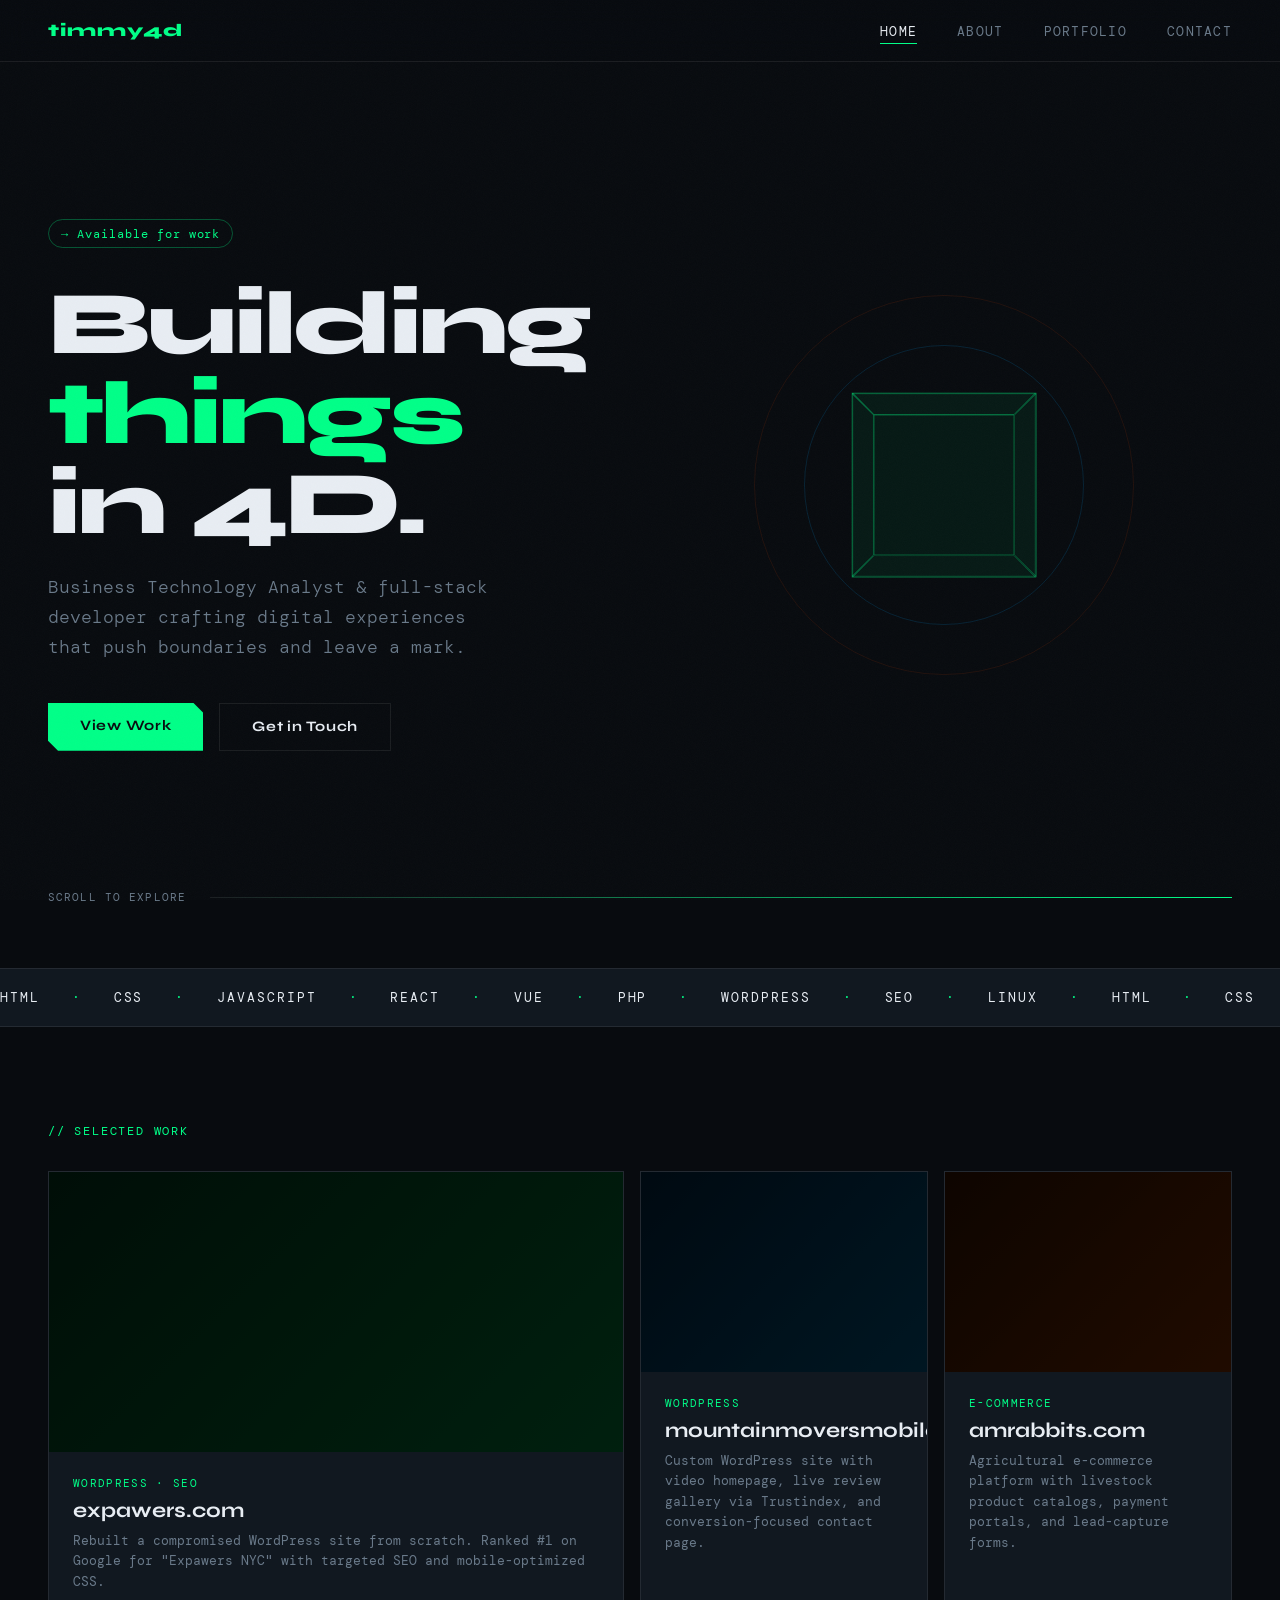
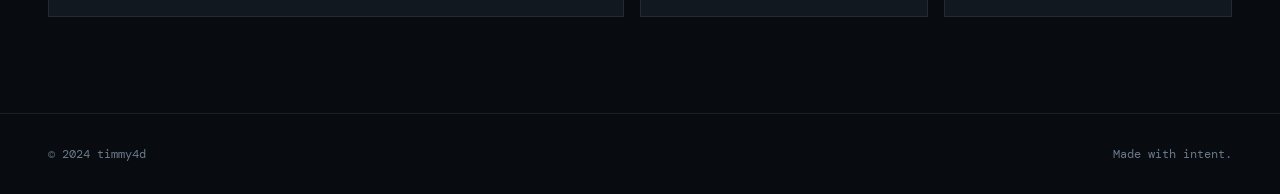
<file: index.html>
<!DOCTYPE html>
<html lang="en">
<head>
  <meta charset="UTF-8" />
  <meta name="viewport" content="width=device-width, initial-scale=1.0" />
  <title>timmy4d — Home</title>
  <link rel="preconnect" href="https://fonts.googleapis.com" />
  <link href="https://fonts.googleapis.com/css2?family=Syne:wght@400;700;800&family=DM+Mono:ital,wght@0,300;0,400;1,300&display=swap" rel="stylesheet" />
  <link rel="stylesheet" href="style.css" />
</head>
<body>
  <div class="noise"></div>

  <nav>
    <a href="index.html" class="nav-logo">timmy4d</a>
    <ul>
      <li><a href="index.html" class="active">Home</a></li>
      <li><a href="about.html">About</a></li>
      <li><a href="portfolio.html">Portfolio</a></li>
      <li><a href="contact.html">Contact</a></li>
    </ul>
  </nav>

  <main class="hero-page">
    <div class="hero-grid">
      <div class="hero-text">
        <span class="tag mono">→ Available for work</span>
        <h1>
          <span class="line">Building</span>
          <span class="line accent">things</span>
          <span class="line">in 4D.</span>
        </h1>
        <p class="hero-sub">Business Technology Analyst & full-stack developer crafting digital experiences that push boundaries and leave a mark.</p>
        <div class="hero-cta">
          <a href="portfolio.html" class="btn-primary">View Work</a>
          <a href="contact.html" class="btn-ghost">Get in Touch</a>
        </div>
      </div>
      <div class="hero-deco">
        <div class="cube-wrap">
          <div class="cube">
            <div class="face front"></div>
            <div class="face back"></div>
            <div class="face left"></div>
            <div class="face right"></div>
            <div class="face top"></div>
            <div class="face bottom"></div>
          </div>
        </div>
        <div class="orbit orbit-1"></div>
        <div class="orbit orbit-2"></div>
      </div>
    </div>

    <div class="scroll-bar">
      <span class="mono">scroll to explore</span>
      <div class="line-anim"></div>
    </div>

    <section class="marquee-section">
      <div class="marquee">
        <div class="marquee-track">
          <span>HTML</span><span>·</span><span>CSS</span><span>·</span><span>JavaScript</span><span>·</span>
          <span>React</span><span>·</span><span>Vue</span><span>·</span><span>PHP</span><span>·</span>
          <span>WordPress</span><span>·</span><span>SEO</span><span>·</span><span>Linux</span><span>·</span>
          <span>HTML</span><span>·</span><span>CSS</span><span>·</span><span>JavaScript</span><span>·</span>
          <span>React</span><span>·</span><span>Vue</span><span>·</span><span>PHP</span><span>·</span>
          <span>WordPress</span><span>·</span><span>SEO</span><span>·</span><span>Linux</span><span>·</span>
        </div>
      </div>
    </section>

    <section class="featured">
      <div class="section-label mono">// Selected Work</div>
      <div class="cards">
        <a href="portfolio.html" class="card card--large">
          <div class="card-img" style="background:linear-gradient(135deg,#001a0d,#003d1a)"></div>
          <div class="card-body">
            <span class="card-tag mono">WordPress · SEO</span>
            <h3>expawers.com</h3>
            <p>Rebuilt a compromised WordPress site from scratch. Ranked #1 on Google for "Expawers NYC" with targeted SEO and mobile-optimized CSS.</p>
          </div>
        </a>
        <a href="portfolio.html" class="card">
          <div class="card-img" style="background:linear-gradient(135deg,#001220,#002a40)"></div>
          <div class="card-body">
            <span class="card-tag mono">WordPress</span>
            <h3>mountainmoversmobilehomes.com</h3>
            <p>Custom WordPress site with video homepage, live review gallery via Trustindex, and conversion-focused contact page.</p>
          </div>
        </a>
        <a href="portfolio.html" class="card">
          <div class="card-img" style="background:linear-gradient(135deg,#1a0800,#3d1500)"></div>
          <div class="card-body">
            <span class="card-tag mono">E-Commerce</span>
            <h3>amrabbits.com</h3>
            <p>Agricultural e-commerce platform with livestock product catalogs, payment portals, and lead-capture forms.</p>
          </div>
        </a>
      </div>
    </section>
  </main>

  <footer>
    <span class="mono">© 2024 timmy4d</span>
    <span class="mono">Made with intent.</span>
  </footer>
</body>
</html>
</file>
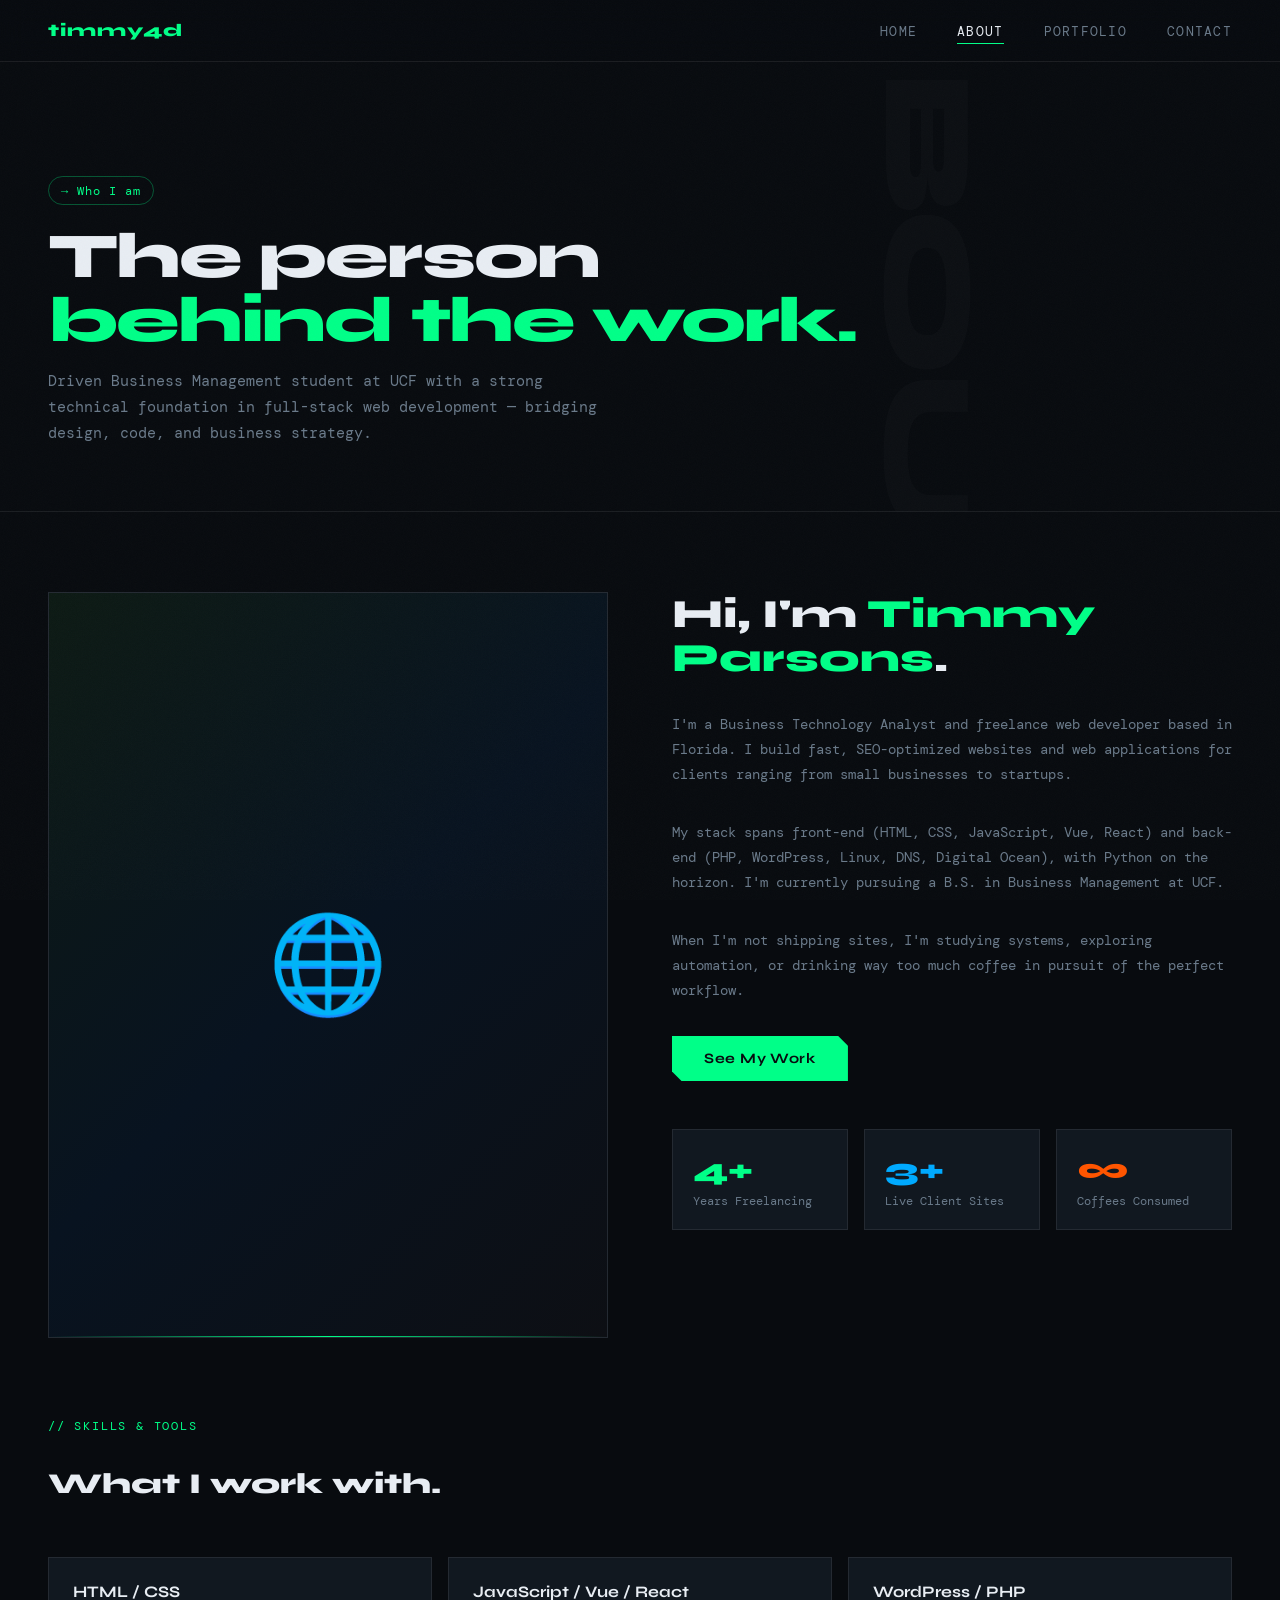
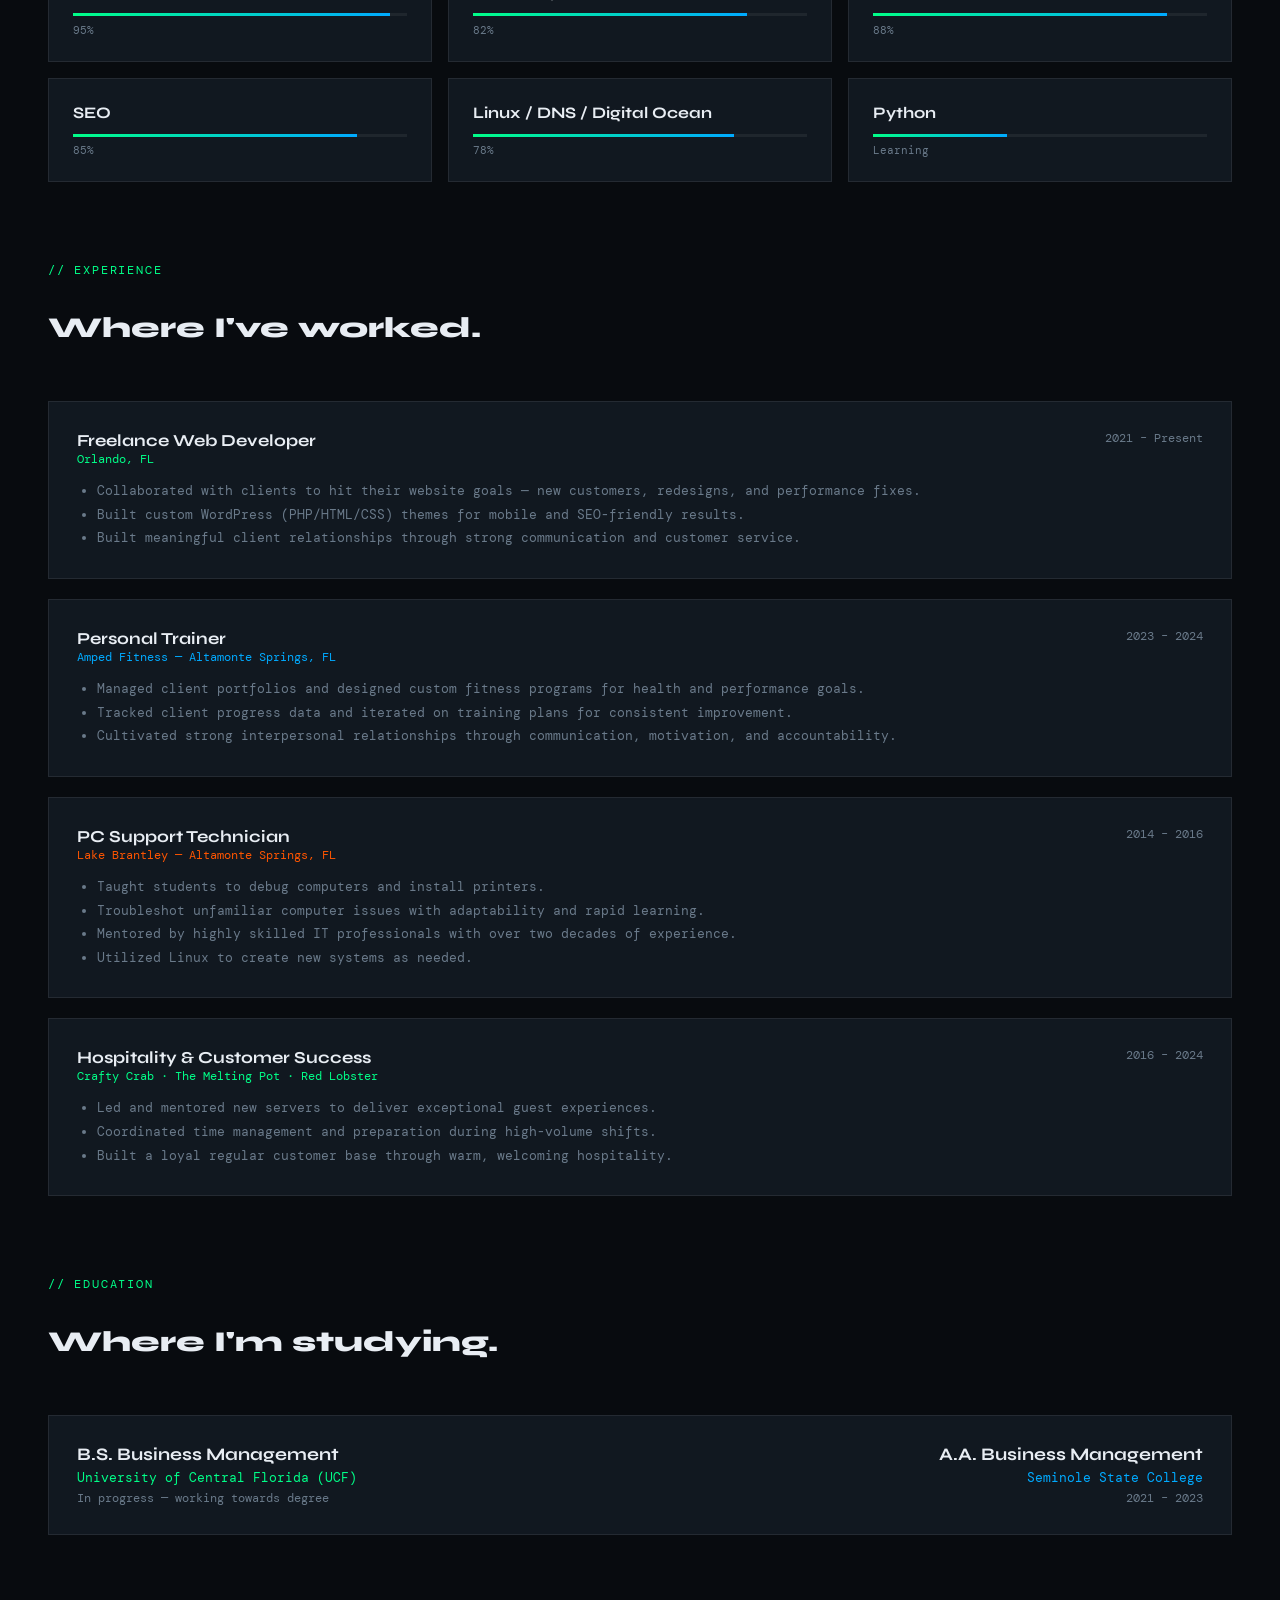
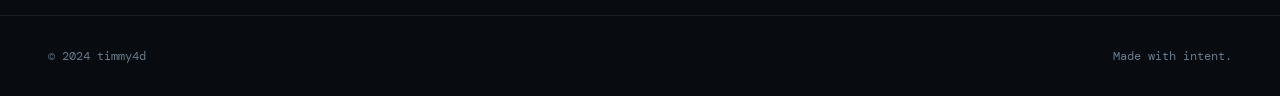
<file: about.html>
<!DOCTYPE html>
<html lang="en">
<head>
  <meta charset="UTF-8" />
  <meta name="viewport" content="width=device-width, initial-scale=1.0" />
  <title>timmy4d — About</title>
  <link rel="preconnect" href="https://fonts.googleapis.com" />
  <link href="https://fonts.googleapis.com/css2?family=Syne:wght@400;700;800&family=DM+Mono:ital,wght@0,300;0,400;1,300&display=swap" rel="stylesheet" />
  <link rel="stylesheet" href="style.css" />
</head>
<body>
  <div class="noise"></div>

  <nav>
    <a href="index.html" class="nav-logo">timmy4d</a>
    <ul>
      <li><a href="index.html">Home</a></li>
      <li><a href="about.html" class="active">About</a></li>
      <li><a href="portfolio.html">Portfolio</a></li>
      <li><a href="contact.html">Contact</a></li>
    </ul>
  </nav>

  <main>
    <div class="page-hero" data-label="ABOUT">
      <span class="tag mono">→ Who I am</span>
      <h1>The person<br/><span class="accent">behind the work.</span></h1>
      <p>Driven Business Management student at UCF with a strong technical foundation in full-stack web development — bridging design, code, and business strategy.</p>
    </div>

    <div class="about-grid">
      <div class="about-img">
        <div class="about-img-inner">🌐</div>
      </div>
      <div class="about-content">
        <h2>Hi, I'm <span class="accent">Timmy Parsons</span>.</h2>
        <p>I'm a Business Technology Analyst and freelance web developer based in Florida. I build fast, SEO-optimized websites and web applications for clients ranging from small businesses to startups.</p>
        <p>My stack spans front-end (HTML, CSS, JavaScript, Vue, React) and back-end (PHP, WordPress, Linux, DNS, Digital Ocean), with Python on the horizon. I'm currently pursuing a B.S. in Business Management at UCF.</p>
        <p>When I'm not shipping sites, I'm studying systems, exploring automation, or drinking way too much coffee in pursuit of the perfect workflow.</p>
        <div>
          <a href="portfolio.html" class="btn-primary">See My Work</a>
        </div>
        <div class="about-stats">
          <div style="display:grid;grid-template-columns:repeat(3,1fr);gap:1rem;margin-top:1rem;">
            <div style="border:1px solid var(--border);padding:1.25rem;background:var(--surface);">
              <div style="font-size:2rem;font-weight:800;color:var(--accent);">4+</div>
              <div style="font-family:var(--font-mono);font-size:0.75rem;color:var(--muted);margin-top:0.25rem;">Years Freelancing</div>
            </div>
            <div style="border:1px solid var(--border);padding:1.25rem;background:var(--surface);">
              <div style="font-size:2rem;font-weight:800;color:var(--accent2);">3+</div>
              <div style="font-family:var(--font-mono);font-size:0.75rem;color:var(--muted);margin-top:0.25rem;">Live Client Sites</div>
            </div>
            <div style="border:1px solid var(--border);padding:1.25rem;background:var(--surface);">
              <div style="font-size:2rem;font-weight:800;color:var(--accent3);">∞</div>
              <div style="font-family:var(--font-mono);font-size:0.75rem;color:var(--muted);margin-top:0.25rem;">Coffees Consumed</div>
            </div>
          </div>
        </div>
      </div>
    </div>

    <div class="skills-section">
      <div class="section-label mono">// Skills & Tools</div>
      <h2>What I work with.</h2>
      <div style="height:1.5rem;"></div>
      <div class="skills-grid">
        <div class="skill-item">
          <div class="skill-name">HTML / CSS</div>
          <div class="skill-bar"><div class="skill-fill" style="width:95%"></div></div>
          <div class="skill-pct">95%</div>
        </div>
        <div class="skill-item">
          <div class="skill-name">JavaScript / Vue / React</div>
          <div class="skill-bar"><div class="skill-fill" style="width:82%"></div></div>
          <div class="skill-pct">82%</div>
        </div>
        <div class="skill-item">
          <div class="skill-name">WordPress / PHP</div>
          <div class="skill-bar"><div class="skill-fill" style="width:88%"></div></div>
          <div class="skill-pct">88%</div>
        </div>
        <div class="skill-item">
          <div class="skill-name">SEO</div>
          <div class="skill-bar"><div class="skill-fill" style="width:85%"></div></div>
          <div class="skill-pct">85%</div>
        </div>
        <div class="skill-item">
          <div class="skill-name">Linux / DNS / Digital Ocean</div>
          <div class="skill-bar"><div class="skill-fill" style="width:78%"></div></div>
          <div class="skill-pct">78%</div>
        </div>
        <div class="skill-item">
          <div class="skill-name">Python</div>
          <div class="skill-bar"><div class="skill-fill" style="width:40%"></div></div>
          <div class="skill-pct">Learning</div>
        </div>
      </div>
    </div>

    <div class="skills-section" style="padding-top:0;">
      <div class="section-label mono">// Experience</div>
      <h2>Where I've worked.</h2>
      <div style="height:1.5rem;"></div>
      <div style="display:flex;flex-direction:column;gap:1.25rem;">

        <div style="border:1px solid var(--border);padding:1.75rem;background:var(--surface);">
          <div style="display:flex;justify-content:space-between;align-items:flex-start;flex-wrap:wrap;gap:0.5rem;margin-bottom:0.75rem;">
            <div>
              <div style="font-weight:700;font-size:1.05rem;">Freelance Web Developer</div>
              <div style="font-family:var(--font-mono);font-size:0.78rem;color:var(--accent);">Orlando, FL</div>
            </div>
            <div style="font-family:var(--font-mono);font-size:0.75rem;color:var(--muted);">2021 – Present</div>
          </div>
          <ul style="font-family:var(--font-mono);font-size:0.82rem;color:var(--muted);line-height:1.8;padding-left:1.25rem;">
            <li>Collaborated with clients to hit their website goals — new customers, redesigns, and performance fixes.</li>
            <li>Built custom WordPress (PHP/HTML/CSS) themes for mobile and SEO-friendly results.</li>
            <li>Built meaningful client relationships through strong communication and customer service.</li>
          </ul>
        </div>

        <div style="border:1px solid var(--border);padding:1.75rem;background:var(--surface);">
          <div style="display:flex;justify-content:space-between;align-items:flex-start;flex-wrap:wrap;gap:0.5rem;margin-bottom:0.75rem;">
            <div>
              <div style="font-weight:700;font-size:1.05rem;">Personal Trainer</div>
              <div style="font-family:var(--font-mono);font-size:0.78rem;color:var(--accent2);">Amped Fitness — Altamonte Springs, FL</div>
            </div>
            <div style="font-family:var(--font-mono);font-size:0.75rem;color:var(--muted);">2023 – 2024</div>
          </div>
          <ul style="font-family:var(--font-mono);font-size:0.82rem;color:var(--muted);line-height:1.8;padding-left:1.25rem;">
            <li>Managed client portfolios and designed custom fitness programs for health and performance goals.</li>
            <li>Tracked client progress data and iterated on training plans for consistent improvement.</li>
            <li>Cultivated strong interpersonal relationships through communication, motivation, and accountability.</li>
          </ul>
        </div>

        <div style="border:1px solid var(--border);padding:1.75rem;background:var(--surface);">
          <div style="display:flex;justify-content:space-between;align-items:flex-start;flex-wrap:wrap;gap:0.5rem;margin-bottom:0.75rem;">
            <div>
              <div style="font-weight:700;font-size:1.05rem;">PC Support Technician</div>
              <div style="font-family:var(--font-mono);font-size:0.78rem;color:var(--accent3);">Lake Brantley — Altamonte Springs, FL</div>
            </div>
            <div style="font-family:var(--font-mono);font-size:0.75rem;color:var(--muted);">2014 – 2016</div>
          </div>
          <ul style="font-family:var(--font-mono);font-size:0.82rem;color:var(--muted);line-height:1.8;padding-left:1.25rem;">
            <li>Taught students to debug computers and install printers.</li>
            <li>Troubleshot unfamiliar computer issues with adaptability and rapid learning.</li>
            <li>Mentored by highly skilled IT professionals with over two decades of experience.</li>
            <li>Utilized Linux to create new systems as needed.</li>
          </ul>
        </div>

        <div style="border:1px solid var(--border);padding:1.75rem;background:var(--surface);">
          <div style="display:flex;justify-content:space-between;align-items:flex-start;flex-wrap:wrap;gap:0.5rem;margin-bottom:0.75rem;">
            <div>
              <div style="font-weight:700;font-size:1.05rem;">Hospitality & Customer Success</div>
              <div style="font-family:var(--font-mono);font-size:0.78rem;color:var(--accent);">Crafty Crab · The Melting Pot · Red Lobster</div>
            </div>
            <div style="font-family:var(--font-mono);font-size:0.75rem;color:var(--muted);">2016 – 2024</div>
          </div>
          <ul style="font-family:var(--font-mono);font-size:0.82rem;color:var(--muted);line-height:1.8;padding-left:1.25rem;">
            <li>Led and mentored new servers to deliver exceptional guest experiences.</li>
            <li>Coordinated time management and preparation during high-volume shifts.</li>
            <li>Built a loyal regular customer base through warm, welcoming hospitality.</li>
          </ul>
        </div>

      </div>
    </div>

    <div class="skills-section" style="padding-top:0;">
      <div class="section-label mono">// Education</div>
      <h2>Where I'm studying.</h2>
      <div style="height:1.5rem;"></div>
      <div style="border:1px solid var(--border);padding:1.75rem;background:var(--surface);display:flex;justify-content:space-between;align-items:flex-start;flex-wrap:wrap;gap:1rem;">
        <div>
          <div style="font-weight:700;font-size:1.1rem;">B.S. Business Management</div>
          <div style="font-family:var(--font-mono);font-size:0.82rem;color:var(--accent);margin-top:0.25rem;">University of Central Florida (UCF)</div>
          <div style="font-family:var(--font-mono);font-size:0.78rem;color:var(--muted);margin-top:0.25rem;">In progress — working towards degree</div>
        </div>
        <div style="text-align:right;">
          <div style="font-weight:700;font-size:1.1rem;">A.A. Business Management</div>
          <div style="font-family:var(--font-mono);font-size:0.82rem;color:var(--accent2);margin-top:0.25rem;">Seminole State College</div>
          <div style="font-family:var(--font-mono);font-size:0.78rem;color:var(--muted);margin-top:0.25rem;">2021 – 2023</div>
        </div>
      </div>
    </div>

  </main>

  <footer>
    <span class="mono">© 2024 timmy4d</span>
    <span class="mono">Made with intent.</span>
  </footer>
</body>
</html>
</file>
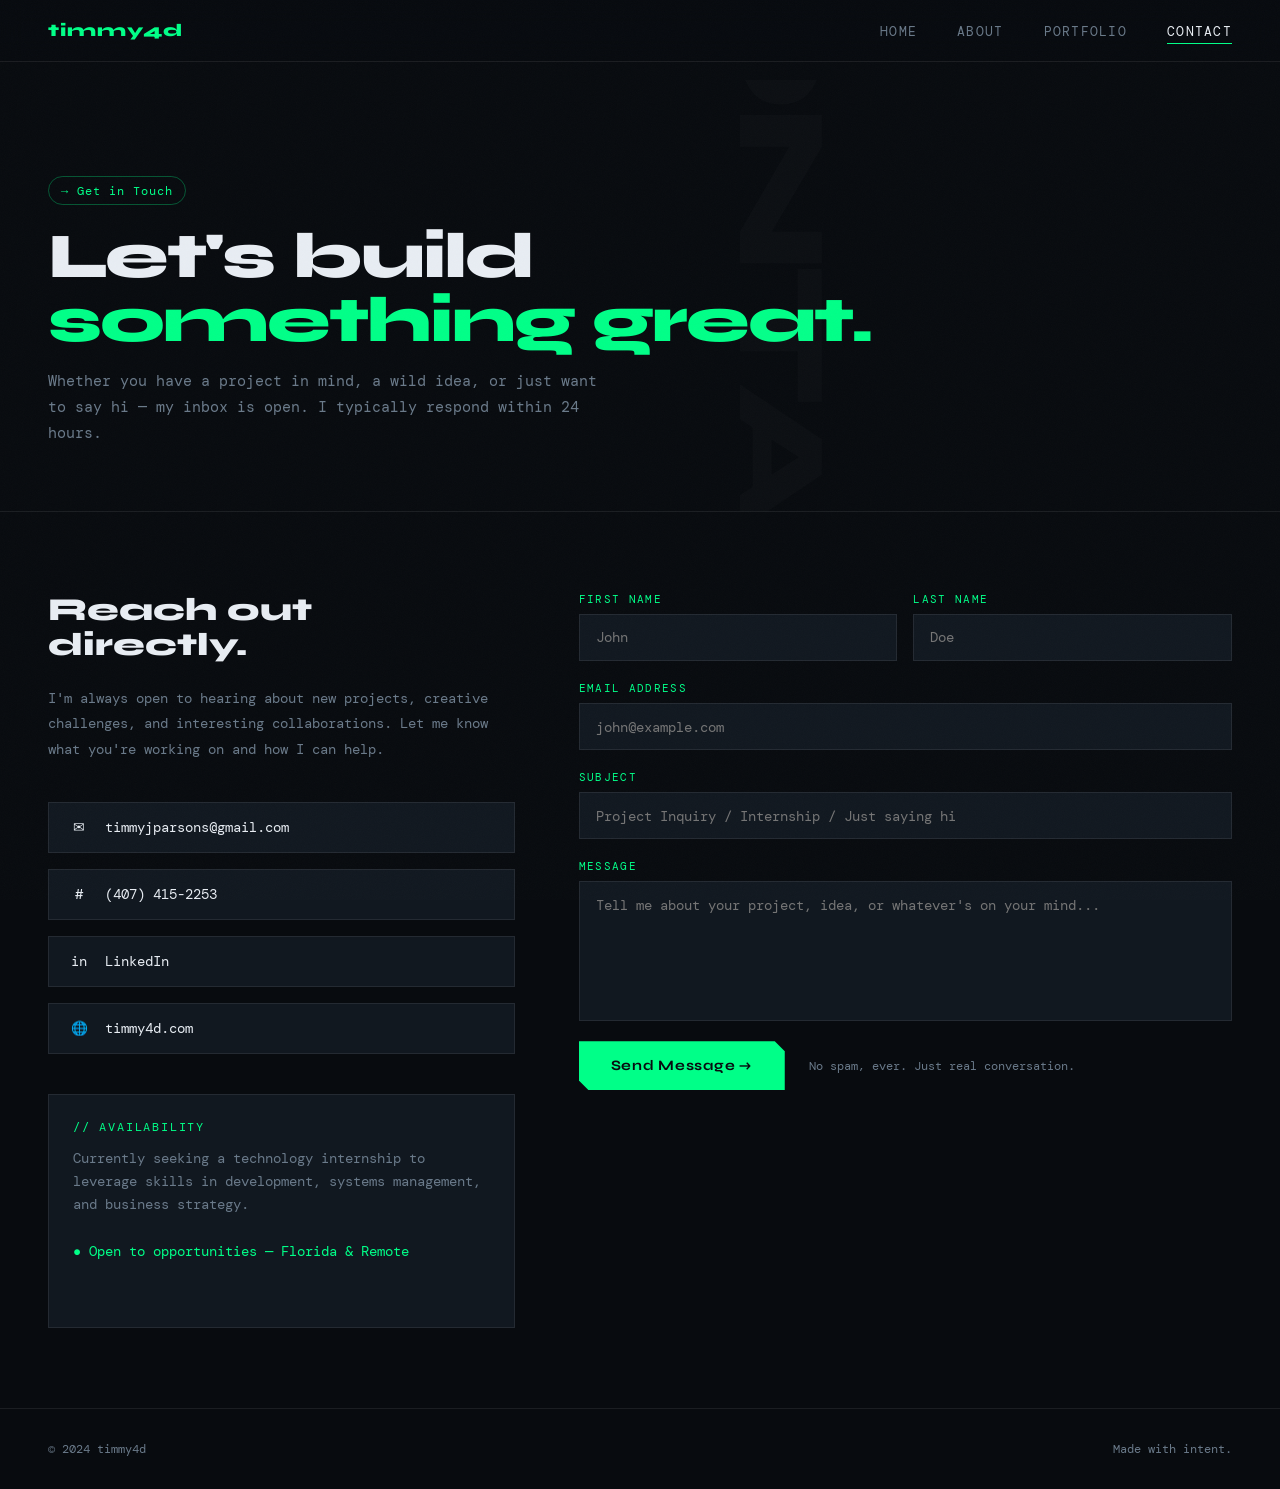
<file: contact.html>
<!DOCTYPE html>
<html lang="en">
<head>
  <meta charset="UTF-8" />
  <meta name="viewport" content="width=device-width, initial-scale=1.0" />
  <title>timmy4d — Contact</title>
  <link rel="preconnect" href="https://fonts.googleapis.com" />
  <link href="https://fonts.googleapis.com/css2?family=Syne:wght@400;700;800&family=DM+Mono:ital,wght@0,300;0,400;1,300&display=swap" rel="stylesheet" />
  <link rel="stylesheet" href="style.css" />
</head>
<body>
  <div class="noise"></div>

  <nav>
    <a href="index.html" class="nav-logo">timmy4d</a>
    <ul>
      <li><a href="index.html">Home</a></li>
      <li><a href="about.html">About</a></li>
      <li><a href="portfolio.html">Portfolio</a></li>
      <li><a href="contact.html" class="active">Contact</a></li>
    </ul>
  </nav>

  <main>
    <div class="page-hero" data-label="CONTACT">
      <span class="tag mono">→ Get in Touch</span>
      <h1>Let's build<br/><span class="accent">something great.</span></h1>
      <p>Whether you have a project in mind, a wild idea, or just want to say hi — my inbox is open. I typically respond within 24 hours.</p>
    </div>

    <div class="contact-layout">
      <div class="contact-info">
        <h2>Reach out<br/>directly.</h2>
        <p>I'm always open to hearing about new projects, creative challenges, and interesting collaborations. Let me know what you're working on and how I can help.</p>

        <div class="contact-links">
          <a href="mailto:timmyjparsons@gmail.com" class="contact-link">
            <span class="link-icon">✉</span>
            <span>timmyjparsons@gmail.com</span>
          </a>
          <a href="tel:4072152253" class="contact-link">
            <span class="link-icon">#</span>
            <span>(407) 415-2253</span>
          </a>
          <a href="https://linkedin.com/in/timmy4d" target="_blank" rel="noopener" class="contact-link">
            <span class="link-icon">in</span>
            <span>LinkedIn</span>
          </a>
          <a href="https://timmy4d.com" target="_blank" rel="noopener" class="contact-link">
            <span class="link-icon">🌐</span>
            <span>timmy4d.com</span>
          </a>
        </div>

        <div style="margin-top:2.5rem;padding:1.5rem;border:1px solid var(--border);background:var(--surface);">
          <div class="section-label mono" style="margin-bottom:0.75rem;">// Availability</div>
          <p style="font-family:var(--font-mono);font-size:0.85rem;color:var(--muted);line-height:1.7;">
            Currently seeking a technology internship to leverage skills in development, systems management, and business strategy.
            <br/><br/>
            <span style="color:var(--accent);">● Open to opportunities — Florida & Remote</span>
          </p>
        </div>
      </div>

      <form class="contact-form" id="contact-form" onsubmit="handleSubmit(event)">
        <div class="form-row">
          <div class="form-group">
            <label for="fname">First Name</label>
            <input type="text" id="fname" name="fname" placeholder="John" required />
          </div>
          <div class="form-group">
            <label for="lname">Last Name</label>
            <input type="text" id="lname" name="lname" placeholder="Doe" required />
          </div>
        </div>
        <div class="form-group">
          <label for="email">Email Address</label>
          <input type="email" id="email" name="email" placeholder="john@example.com" required />
        </div>
        <div class="form-group">
          <label for="subject">Subject</label>
          <input type="text" id="subject" name="subject" placeholder="Project Inquiry / Internship / Just saying hi" />
        </div>
        <div class="form-group">
          <label for="message">Message</label>
          <textarea id="message" name="message" placeholder="Tell me about your project, idea, or whatever's on your mind..." required></textarea>
        </div>
        <div style="display:flex;align-items:center;gap:1.5rem;flex-wrap:wrap;">
          <button type="submit" class="btn-submit">Send Message →</button>
          <span class="form-note">No spam, ever. Just real conversation.</span>
        </div>
        <div id="form-success" style="display:none;font-family:var(--font-mono);font-size:0.85rem;color:var(--accent);padding:1rem;border:1px solid rgba(0,255,136,0.3);background:rgba(0,255,136,0.05);">
          ✓ Message sent! I'll be in touch soon.
        </div>
      </form>
    </div>
  </main>

  <footer>
    <span class="mono">© 2024 timmy4d</span>
    <span class="mono">Made with intent.</span>
  </footer>

  <script>
    function handleSubmit(e) {
      e.preventDefault();
      const form = document.getElementById('contact-form');
      const success = document.getElementById('form-success');
      success.style.display = 'block';
      form.querySelectorAll('input, textarea').forEach(el => el.value = '');
      setTimeout(() => { success.style.display = 'none'; }, 5000);
    }
  </script>
</body>
</html>
</file>
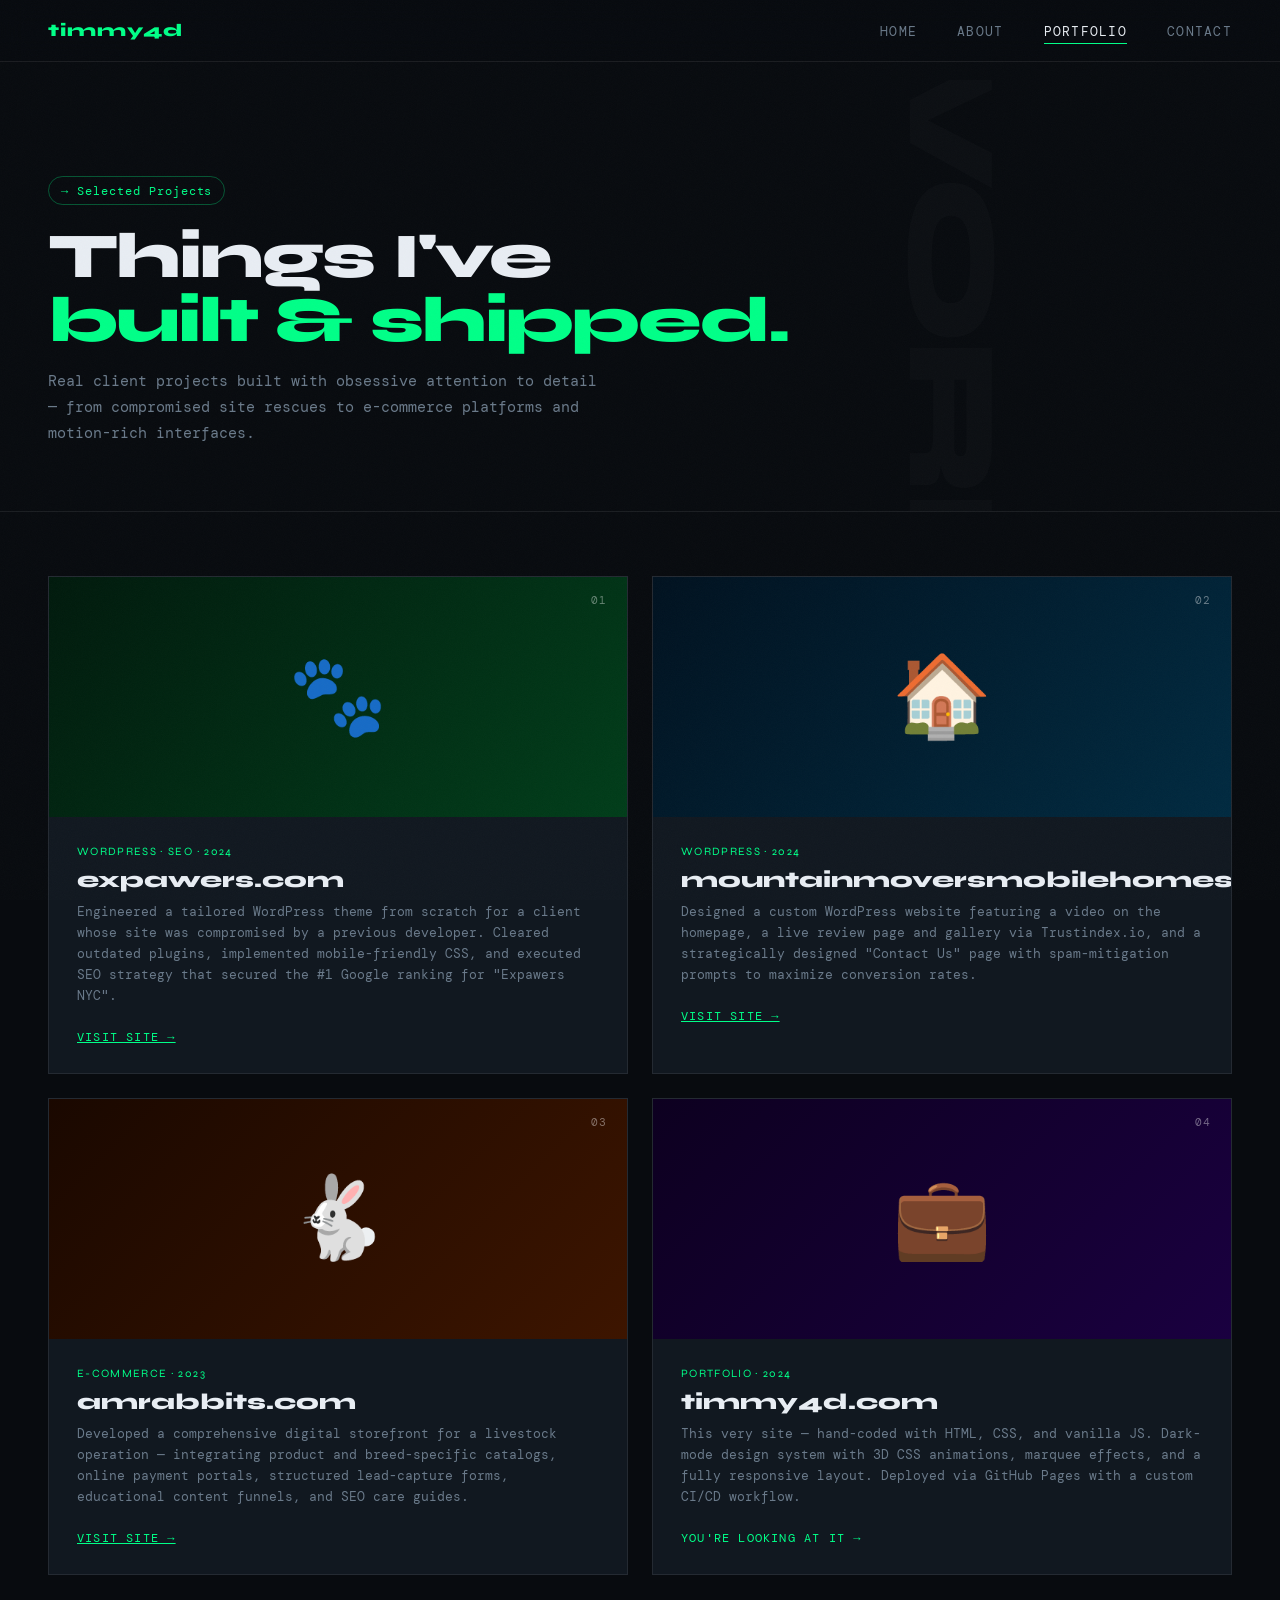
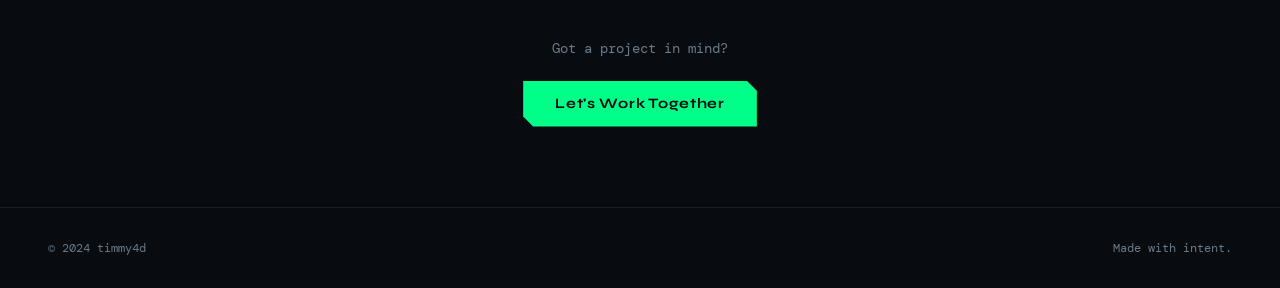
<file: portfolio.html>
<!DOCTYPE html>
<html lang="en">
<head>
  <meta charset="UTF-8" />
  <meta name="viewport" content="width=device-width, initial-scale=1.0" />
  <title>timmy4d — Portfolio</title>
  <link rel="preconnect" href="https://fonts.googleapis.com" />
  <link href="https://fonts.googleapis.com/css2?family=Syne:wght@400;700;800&family=DM+Mono:ital,wght@0,300;0,400;1,300&display=swap" rel="stylesheet" />
  <link rel="stylesheet" href="style.css" />
</head>
<body>
  <div class="noise"></div>

  <nav>
    <a href="index.html" class="nav-logo">timmy4d</a>
    <ul>
      <li><a href="index.html">Home</a></li>
      <li><a href="about.html">About</a></li>
      <li><a href="portfolio.html" class="active">Portfolio</a></li>
      <li><a href="contact.html">Contact</a></li>
    </ul>
  </nav>

  <main>
    <div class="page-hero" data-label="WORK">
      <span class="tag mono">→ Selected Projects</span>
      <h1>Things I've<br/><span class="accent">built & shipped.</span></h1>
      <p>Real client projects built with obsessive attention to detail — from compromised site rescues to e-commerce platforms and motion-rich interfaces.</p>
    </div>

    <div class="portfolio-grid">

      <div class="portfolio-card">
        <div class="portfolio-thumb" style="background: linear-gradient(135deg, #001a0d, #003d1a);">
          <div style="position:absolute;inset:0;display:flex;align-items:center;justify-content:center;font-size:5rem;">🐾</div>
          <span class="thumb-num">01</span>
        </div>
        <div class="portfolio-info">
          <span class="card-tag">WordPress · SEO · 2024</span>
          <h3>expawers.com</h3>
          <p>Engineered a tailored WordPress theme from scratch for a client whose site was compromised by a previous developer. Cleared outdated plugins, implemented mobile-friendly CSS, and executed SEO strategy that secured the #1 Google ranking for "Expawers NYC".</p>
          <a href="https://expawers.com" target="_blank" rel="noopener" class="portfolio-link">Visit Site →</a>
        </div>
      </div>

      <div class="portfolio-card">
        <div class="portfolio-thumb" style="background: linear-gradient(135deg, #001220, #002a40);">
          <div style="position:absolute;inset:0;display:flex;align-items:center;justify-content:center;font-size:5rem;">🏠</div>
          <span class="thumb-num">02</span>
        </div>
        <div class="portfolio-info">
          <span class="card-tag">WordPress · 2024</span>
          <h3>mountainmoversmobilehomes.com</h3>
          <p>Designed a custom WordPress website featuring a video on the homepage, a live review page and gallery via Trustindex.io, and a strategically designed "Contact Us" page with spam-mitigation prompts to maximize conversion rates.</p>
          <a href="https://mountainmoversmobilehomes.com" target="_blank" rel="noopener" class="portfolio-link">Visit Site →</a>
        </div>
      </div>

      <div class="portfolio-card">
        <div class="portfolio-thumb" style="background: linear-gradient(135deg, #1a0800, #3d1500);">
          <div style="position:absolute;inset:0;display:flex;align-items:center;justify-content:center;font-size:5rem;">🐇</div>
          <span class="thumb-num">03</span>
        </div>
        <div class="portfolio-info">
          <span class="card-tag">E-Commerce · 2023</span>
          <h3>amrabbits.com</h3>
          <p>Developed a comprehensive digital storefront for a livestock operation — integrating product and breed-specific catalogs, online payment portals, structured lead-capture forms, educational content funnels, and SEO care guides.</p>
          <a href="https://amrabbits.com" target="_blank" rel="noopener" class="portfolio-link">Visit Site →</a>
        </div>
      </div>

      <div class="portfolio-card">
        <div class="portfolio-thumb" style="background: linear-gradient(135deg, #0d0020, #1a0040);">
          <div style="position:absolute;inset:0;display:flex;align-items:center;justify-content:center;font-size:5rem;">💼</div>
          <span class="thumb-num">04</span>
        </div>
        <div class="portfolio-info">
          <span class="card-tag">Portfolio · 2024</span>
          <h3>timmy4d.com</h3>
          <p>This very site — hand-coded with HTML, CSS, and vanilla JS. Dark-mode design system with 3D CSS animations, marquee effects, and a fully responsive layout. Deployed via GitHub Pages with a custom CI/CD workflow.</p>
          <span class="portfolio-link">You're looking at it →</span>
        </div>
      </div>

    </div>

    <div style="text-align:center;padding:0 3rem 5rem;">
      <p style="font-family:var(--font-mono);color:var(--muted);font-size:0.88rem;margin-bottom:1.5rem;">Got a project in mind?</p>
      <a href="contact.html" class="btn-primary">Let's Work Together</a>
    </div>
  </main>

  <footer>
    <span class="mono">© 2024 timmy4d</span>
    <span class="mono">Made with intent.</span>
  </footer>
</body>
</html>
</file>
<file: style.css>
/* ===========================
   timmy4d — Global Styles
   =========================== */

*, *::before, *::after { box-sizing: border-box; margin: 0; padding: 0; }

:root {
  --bg: #080b0f;
  --bg2: #0d1117;
  --surface: #111820;
  --border: rgba(255,255,255,0.08);
  --text: #e8edf3;
  --muted: #6a7a8a;
  --accent: #00ff88;
  --accent2: #0af;
  --accent3: #f50;
  --font-display: 'Syne', sans-serif;
  --font-mono: 'DM Mono', monospace;
}

html { scroll-behavior: smooth; }

body {
  background: var(--bg);
  color: var(--text);
  font-family: var(--font-display);
  min-height: 100vh;
  overflow-x: hidden;
  position: relative;
}

/* Noise texture */
.noise {
  position: fixed;
  inset: 0;
  z-index: 1000;
  pointer-events: none;
  opacity: 0.025;
  background-image: url("data:image/svg+xml,%3Csvg viewBox='0 0 256 256' xmlns='http://www.w3.org/2000/svg'%3E%3Cfilter id='noise'%3E%3CfeTurbulence type='fractalNoise' baseFrequency='0.9' numOctaves='4' stitchTiles='stitch'/%3E%3C/filter%3E%3Crect width='100%25' height='100%25' filter='url(%23noise)'/%3E%3C/svg%3E");
  background-repeat: repeat;
  background-size: 200px 200px;
}

.mono { font-family: var(--font-mono); }
.accent { color: var(--accent); }

/* === NAV === */
nav {
  position: fixed;
  top: 0;
  left: 0;
  right: 0;
  z-index: 500;
  display: flex;
  align-items: center;
  justify-content: space-between;
  padding: 1.25rem 3rem;
  border-bottom: 1px solid var(--border);
  background: rgba(8, 11, 15, 0.8);
  backdrop-filter: blur(12px);
}

.nav-logo {
  font-family: var(--font-display);
  font-weight: 800;
  font-size: 1.1rem;
  color: var(--accent);
  text-decoration: none;
  letter-spacing: 0.05em;
}

nav ul { list-style: none; display: flex; gap: 2.5rem; }
nav ul li a {
  font-family: var(--font-mono);
  font-size: 0.8rem;
  color: var(--muted);
  text-decoration: none;
  letter-spacing: 0.1em;
  text-transform: uppercase;
  transition: color 0.2s;
  position: relative;
}
nav ul li a::after {
  content: '';
  position: absolute;
  bottom: -4px;
  left: 0;
  width: 0;
  height: 1px;
  background: var(--accent);
  transition: width 0.3s;
}
nav ul li a:hover, nav ul li a.active {
  color: var(--text);
}
nav ul li a:hover::after, nav ul li a.active::after {
  width: 100%;
}

/* === HERO PAGE === */
main { padding-top: 80px; }

.hero-page {}

.hero-grid {
  min-height: 90vh;
  display: grid;
  grid-template-columns: 1fr 1fr;
  align-items: center;
  padding: 4rem 3rem;
  gap: 2rem;
  position: relative;
}

.hero-text { position: relative; z-index: 2; }

.tag {
  display: inline-block;
  font-size: 0.75rem;
  color: var(--accent);
  border: 1px solid rgba(0,255,136,0.3);
  padding: 0.35rem 0.75rem;
  border-radius: 2rem;
  margin-bottom: 2rem;
  letter-spacing: 0.08em;
}

h1 {
  font-size: clamp(3.5rem, 7vw, 7rem);
  font-weight: 800;
  line-height: 1;
  letter-spacing: -0.03em;
  margin-bottom: 1.5rem;
}

h1 .line { display: block; }

.hero-sub {
  font-size: 1.1rem;
  color: var(--muted);
  line-height: 1.7;
  max-width: 460px;
  margin-bottom: 2.5rem;
  font-family: var(--font-mono);
  font-weight: 300;
}

.hero-cta { display: flex; gap: 1rem; flex-wrap: wrap; }

.btn-primary {
  display: inline-block;
  padding: 0.9rem 2rem;
  background: var(--accent);
  color: var(--bg);
  font-family: var(--font-display);
  font-weight: 700;
  font-size: 0.9rem;
  text-decoration: none;
  letter-spacing: 0.05em;
  transition: transform 0.2s, box-shadow 0.2s;
  clip-path: polygon(0 0, calc(100% - 10px) 0, 100% 10px, 100% 100%, 10px 100%, 0 calc(100% - 10px));
}
.btn-primary:hover {
  transform: translateY(-2px);
  box-shadow: 0 8px 32px rgba(0,255,136,0.3);
}

.btn-ghost {
  display: inline-block;
  padding: 0.9rem 2rem;
  border: 1px solid var(--border);
  color: var(--text);
  font-family: var(--font-display);
  font-weight: 700;
  font-size: 0.9rem;
  text-decoration: none;
  letter-spacing: 0.05em;
  transition: border-color 0.2s, color 0.2s;
}
.btn-ghost:hover { border-color: var(--accent); color: var(--accent); }

/* 3D Cube */
.hero-deco {
  display: flex;
  align-items: center;
  justify-content: center;
  position: relative;
  height: 400px;
}

.cube-wrap {
  perspective: 600px;
  width: 160px;
  height: 160px;
}

.cube {
  width: 160px;
  height: 160px;
  transform-style: preserve-3d;
  animation: spin 12s linear infinite;
  position: relative;
}

@keyframes spin {
  from { transform: rotateX(20deg) rotateY(0deg); }
  to   { transform: rotateX(20deg) rotateY(360deg); }
}

.face {
  position: absolute;
  width: 160px;
  height: 160px;
  border: 1px solid rgba(0,255,136,0.4);
  background: rgba(0,255,136,0.03);
}
.face.front  { transform: translateZ(80px); }
.face.back   { transform: translateZ(-80px) rotateY(180deg); }
.face.left   { transform: translateX(-80px) rotateY(-90deg); }
.face.right  { transform: translateX(80px) rotateY(90deg); }
.face.top    { transform: translateY(-80px) rotateX(90deg); }
.face.bottom { transform: translateY(80px) rotateX(-90deg); }

.orbit {
  position: absolute;
  border-radius: 50%;
  border: 1px solid rgba(0,170,255,0.15);
  animation: orbitSpin 8s linear infinite;
}
.orbit-1 { width: 280px; height: 280px; animation-duration: 10s; }
.orbit-2 { width: 380px; height: 380px; border-color: rgba(255,85,0,0.1); animation-direction: reverse; animation-duration: 15s; }

@keyframes orbitSpin {
  from { transform: rotate(0deg); }
  to   { transform: rotate(360deg); }
}

/* Scroll bar */
.scroll-bar {
  display: flex;
  align-items: center;
  gap: 1.5rem;
  padding: 0 3rem;
  margin-bottom: 4rem;
  font-size: 0.7rem;
  color: var(--muted);
  letter-spacing: 0.1em;
  text-transform: uppercase;
}
.line-anim {
  flex: 1;
  height: 1px;
  background: linear-gradient(to right, var(--border) 0%, var(--accent) 50%, var(--border) 100%);
  background-size: 200% 100%;
  animation: lineMove 3s linear infinite;
}
@keyframes lineMove {
  from { background-position: 100% 0; }
  to   { background-position: -100% 0; }
}

/* === MARQUEE === */
.marquee-section {
  border-top: 1px solid var(--border);
  border-bottom: 1px solid var(--border);
  overflow: hidden;
  padding: 1.25rem 0;
  background: var(--surface);
  margin-bottom: 6rem;
}
.marquee-track {
  display: flex;
  gap: 2rem;
  animation: marquee 20s linear infinite;
  width: max-content;
  font-family: var(--font-mono);
  font-size: 0.8rem;
  letter-spacing: 0.15em;
  text-transform: uppercase;
  color: var(--muted);
}
.marquee-track span:nth-child(odd) { color: var(--text); }
.marquee-track span:nth-child(even) { color: var(--accent); }
@keyframes marquee {
  from { transform: translateX(0); }
  to   { transform: translateX(-50%); }
}

/* === CARDS === */
.featured { padding: 0 3rem 6rem; }
.section-label {
  font-size: 0.75rem;
  color: var(--accent);
  letter-spacing: 0.15em;
  text-transform: uppercase;
  margin-bottom: 2rem;
}

.cards {
  display: grid;
  grid-template-columns: 2fr 1fr 1fr;
  gap: 1rem;
}

.card {
  border: 1px solid var(--border);
  background: var(--surface);
  text-decoration: none;
  color: var(--text);
  overflow: hidden;
  transition: border-color 0.3s, transform 0.3s;
  display: flex;
  flex-direction: column;
}
.card:hover { border-color: rgba(0,255,136,0.3); transform: translateY(-4px); }
.card-img { height: 200px; position: relative; }
.card--large .card-img { height: 280px; }
.card-img::after {
  content: '';
  position: absolute;
  inset: 0;
  background: rgba(8,11,15,0.5);
  mix-blend-mode: multiply;
}
.card-body { padding: 1.5rem; flex: 1; }
.card-tag {
  font-size: 0.7rem;
  color: var(--accent);
  letter-spacing: 0.12em;
  text-transform: uppercase;
  display: block;
  margin-bottom: 0.5rem;
}
.card h3 { font-size: 1.3rem; font-weight: 700; margin-bottom: 0.5rem; }
.card p { font-family: var(--font-mono); font-size: 0.8rem; color: var(--muted); line-height: 1.6; }

/* === PAGE HERO (inner pages) === */
.page-hero {
  padding: 6rem 3rem 4rem;
  border-bottom: 1px solid var(--border);
  position: relative;
  overflow: hidden;
}
.page-hero::before {
  content: attr(data-label);
  position: absolute;
  right: -1rem;
  top: 50%;
  transform: translateY(-50%) rotate(90deg);
  font-size: 8rem;
  font-weight: 800;
  color: rgba(255,255,255,0.02);
  letter-spacing: -0.05em;
  pointer-events: none;
  white-space: nowrap;
}
.page-hero .tag { margin-bottom: 1.25rem; }
.page-hero h1 { font-size: clamp(2.5rem, 5vw, 5rem); margin-bottom: 1rem; }
.page-hero p { font-family: var(--font-mono); color: var(--muted); font-size: 0.95rem; max-width: 560px; line-height: 1.7; }

/* === ABOUT PAGE === */
.about-grid {
  display: grid;
  grid-template-columns: 1fr 1fr;
  gap: 4rem;
  padding: 5rem 3rem;
}
.about-img {
  aspect-ratio: 3/4;
  background: var(--surface);
  border: 1px solid var(--border);
  position: relative;
  overflow: hidden;
}
.about-img-inner {
  width: 100%;
  height: 100%;
  background: linear-gradient(135deg, #0d1a14 0%, #081320 50%, #0d0f14 100%);
  display: flex;
  align-items: center;
  justify-content: center;
  font-size: 6rem;
}
.about-img::after {
  content: '';
  position: absolute;
  bottom: 0;
  left: 0;
  right: 0;
  height: 1px;
  background: linear-gradient(to right, transparent, var(--accent), transparent);
}
.about-content { display: flex; flex-direction: column; gap: 2rem; }
.about-content h2 { font-size: 2.5rem; font-weight: 800; line-height: 1.1; }
.about-content p { font-family: var(--font-mono); color: var(--muted); font-size: 0.88rem; line-height: 1.8; }

.skills-section { padding: 0 3rem 5rem; }
.skills-section h2 { font-size: 1.8rem; font-weight: 800; margin-bottom: 2rem; }
.skills-grid { display: grid; grid-template-columns: repeat(3, 1fr); gap: 1rem; }
.skill-item {
  border: 1px solid var(--border);
  padding: 1.5rem;
  background: var(--surface);
  transition: border-color 0.2s;
}
.skill-item:hover { border-color: rgba(0,255,136,0.3); }
.skill-name { font-weight: 700; margin-bottom: 0.75rem; }
.skill-bar {
  height: 3px;
  background: rgba(255,255,255,0.06);
  position: relative;
}
.skill-fill {
  position: absolute;
  left: 0; top: 0; bottom: 0;
  background: linear-gradient(to right, var(--accent), var(--accent2));
  transition: width 1s ease;
}
.skill-pct { font-family: var(--font-mono); font-size: 0.7rem; color: var(--muted); margin-top: 0.4rem; }

/* === PORTFOLIO PAGE === */
.portfolio-grid {
  padding: 4rem 3rem;
  display: grid;
  grid-template-columns: repeat(2, 1fr);
  gap: 1.5rem;
}
.portfolio-card {
  border: 1px solid var(--border);
  background: var(--surface);
  text-decoration: none;
  color: var(--text);
  overflow: hidden;
  transition: all 0.3s;
  display: flex;
  flex-direction: column;
}
.portfolio-card:hover { border-color: rgba(0,255,136,0.4); transform: translateY(-6px); box-shadow: 0 16px 48px rgba(0,0,0,0.4); }
.portfolio-thumb {
  height: 240px;
  position: relative;
  overflow: hidden;
}
.portfolio-thumb::after {
  content: '';
  position: absolute;
  inset: 0;
  background: rgba(0,255,136,0.05);
  opacity: 0;
  transition: opacity 0.3s;
}
.portfolio-card:hover .portfolio-thumb::after { opacity: 1; }
.thumb-num {
  position: absolute;
  top: 1rem;
  right: 1.25rem;
  font-family: var(--font-mono);
  font-size: 0.7rem;
  color: rgba(255,255,255,0.4);
  letter-spacing: 0.1em;
}
.portfolio-info { padding: 1.75rem; }
.portfolio-info .card-tag { margin-bottom: 0.5rem; }
.portfolio-info h3 { font-size: 1.4rem; font-weight: 800; margin-bottom: 0.5rem; }
.portfolio-info p { font-family: var(--font-mono); font-size: 0.82rem; color: var(--muted); line-height: 1.6; margin-bottom: 1.25rem; }
.portfolio-link {
  font-family: var(--font-mono);
  font-size: 0.75rem;
  color: var(--accent);
  letter-spacing: 0.1em;
  text-transform: uppercase;
}

/* === CONTACT PAGE === */
.contact-layout {
  display: grid;
  grid-template-columns: 1fr 1.4fr;
  gap: 4rem;
  padding: 5rem 3rem;
  align-items: start;
}
.contact-info h2 { font-size: 2rem; font-weight: 800; margin-bottom: 1.5rem; line-height: 1.1; }
.contact-info p { font-family: var(--font-mono); color: var(--muted); font-size: 0.88rem; line-height: 1.8; margin-bottom: 2.5rem; }
.contact-links { display: flex; flex-direction: column; gap: 1rem; }
.contact-link {
  display: flex;
  align-items: center;
  gap: 1rem;
  text-decoration: none;
  color: var(--text);
  font-family: var(--font-mono);
  font-size: 0.85rem;
  padding: 1rem 1.25rem;
  border: 1px solid var(--border);
  background: var(--surface);
  transition: all 0.2s;
}
.contact-link:hover { border-color: rgba(0,255,136,0.3); color: var(--accent); }
.contact-link .link-icon { width: 20px; text-align: center; }

.contact-form { display: flex; flex-direction: column; gap: 1.25rem; }
.form-group { display: flex; flex-direction: column; gap: 0.5rem; }
.form-group label {
  font-family: var(--font-mono);
  font-size: 0.7rem;
  color: var(--accent);
  letter-spacing: 0.12em;
  text-transform: uppercase;
}
.form-group input,
.form-group textarea {
  background: var(--surface);
  border: 1px solid var(--border);
  color: var(--text);
  font-family: var(--font-mono);
  font-size: 0.88rem;
  padding: 0.85rem 1rem;
  outline: none;
  transition: border-color 0.2s;
  resize: none;
  width: 100%;
}
.form-group input:focus,
.form-group textarea:focus {
  border-color: rgba(0,255,136,0.4);
}
.form-group textarea { min-height: 140px; }
.form-row { display: grid; grid-template-columns: 1fr 1fr; gap: 1rem; }
.btn-submit {
  background: var(--accent);
  color: var(--bg);
  font-family: var(--font-display);
  font-weight: 700;
  font-size: 0.9rem;
  padding: 1rem 2rem;
  border: none;
  cursor: pointer;
  letter-spacing: 0.05em;
  transition: transform 0.2s, box-shadow 0.2s;
  clip-path: polygon(0 0, calc(100% - 10px) 0, 100% 10px, 100% 100%, 10px 100%, 0 calc(100% - 10px));
  align-self: flex-start;
}
.btn-submit:hover { transform: translateY(-2px); box-shadow: 0 8px 32px rgba(0,255,136,0.3); }
.form-note { font-family: var(--font-mono); font-size: 0.75rem; color: var(--muted); }

/* === FOOTER === */
footer {
  border-top: 1px solid var(--border);
  padding: 2rem 3rem;
  display: flex;
  justify-content: space-between;
  font-family: var(--font-mono);
  font-size: 0.78rem;
  color: var(--muted);
}

/* === ANIMATIONS === */
@keyframes fadeUp {
  from { opacity: 0; transform: translateY(24px); }
  to   { opacity: 1; transform: translateY(0); }
}

.hero-text > * {
  animation: fadeUp 0.7s ease both;
}
.hero-text .tag         { animation-delay: 0.1s; }
.hero-text h1           { animation-delay: 0.25s; }
.hero-text .hero-sub    { animation-delay: 0.4s; }
.hero-text .hero-cta    { animation-delay: 0.55s; }

/* === RESPONSIVE === */
@media (max-width: 900px) {
  nav { padding: 1rem 1.5rem; }
  nav ul { gap: 1.5rem; }
  .hero-grid { grid-template-columns: 1fr; padding: 3rem 1.5rem; }
  .hero-deco { display: none; }
  .cards { grid-template-columns: 1fr; }
  .featured { padding: 0 1.5rem 4rem; }
  .about-grid { grid-template-columns: 1fr; gap: 2.5rem; padding: 3rem 1.5rem; }
  .about-img { aspect-ratio: auto; height: 300px; }
  .skills-grid { grid-template-columns: 1fr 1fr; }
  .skills-section { padding: 0 1.5rem 4rem; }
  .portfolio-grid { grid-template-columns: 1fr; padding: 3rem 1.5rem; }
  .contact-layout { grid-template-columns: 1fr; padding: 3rem 1.5rem; }
  .page-hero { padding: 4rem 1.5rem 2.5rem; }
  footer { padding: 1.5rem; flex-direction: column; gap: 0.5rem; }
  .scroll-bar { padding: 0 1.5rem; }
  .form-row { grid-template-columns: 1fr; }
  h1 { font-size: 3rem; }
}
</file>
